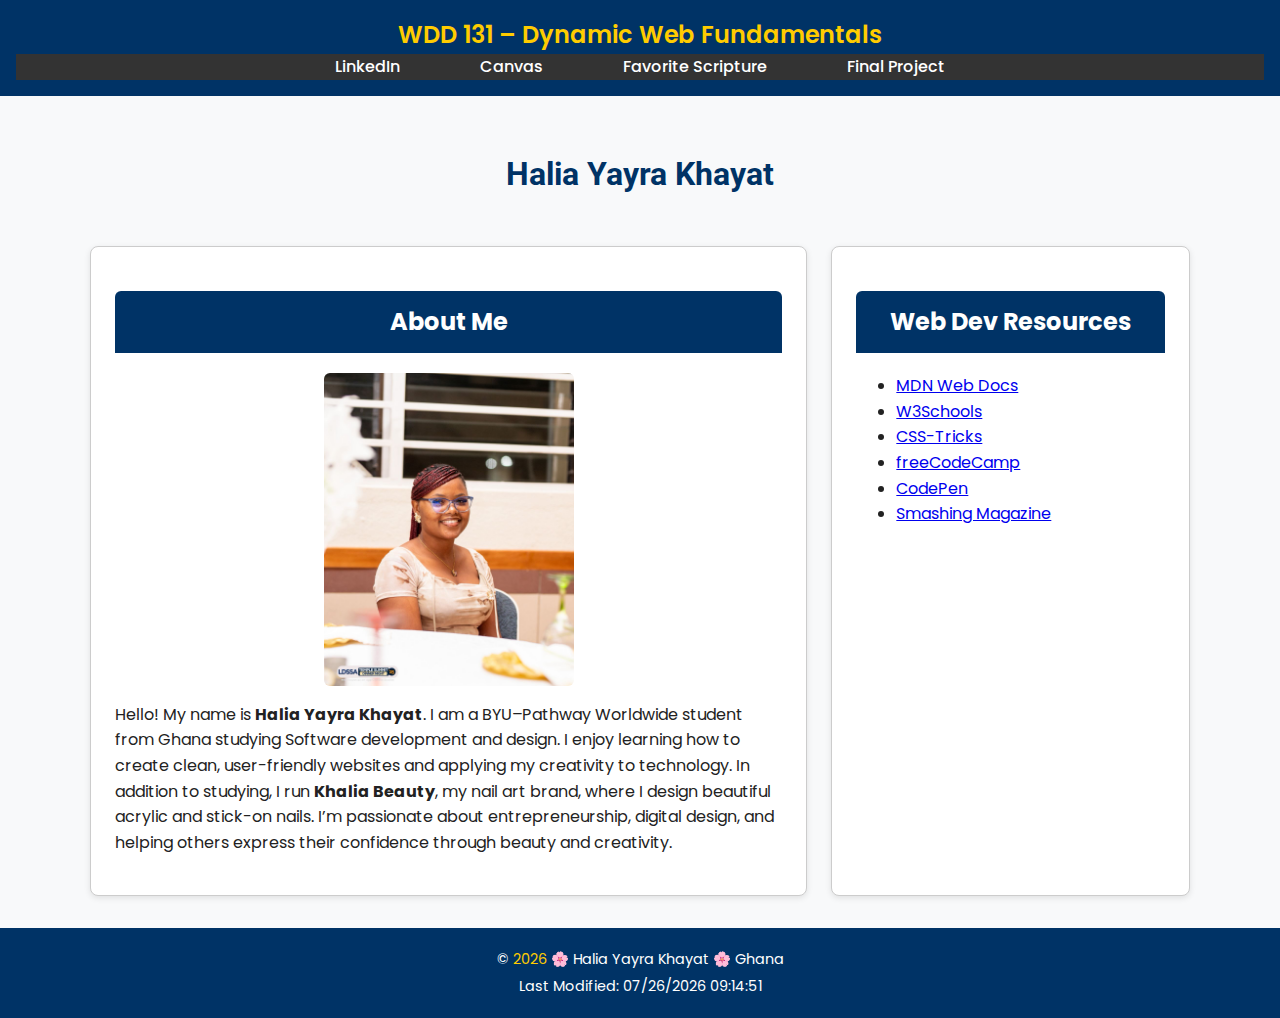
<file: index.html>
<!DOCTYPE html>
<html lang="en">
<head>
    <meta charset="UTF-8">
    <meta name="viewport" content="width=device-width, initial-scale=1.0">
    <title>WDD 131 – Dynamic Web Fundamentals – Halia Yayra Khayat</title>
    <meta name="description" content="Welcome to my WDD 131 Dynamic Web Fundamentals page by Halia Yayra Khayat. Explore my web development journey, resources, and projects.">
    <meta name="author" content="Halia Yayra Khayat">

    <!-- Google Fonts -->
    <link rel="preconnect" href="https://fonts.googleapis.com">
    <link rel="preconnect" href="https://fonts.gstatic.com" crossorigin>
    <link href="https://fonts.googleapis.com/css2?family=Poppins:wght@400;600&family=Roboto:wght@400;700&display=swap" rel="stylesheet">
    
    <link rel="stylesheet" href="styles/base.css">
    <script src="scripts/getdates.js" defer></script>
</head>

<body>
    <header>
        <span id="course-title">WDD 131 – Dynamic Web Fundamentals</span>
        <nav>
            <ul>
                 <li><a href="https://www.linkedin.com/" target="_blank">LinkedIn</a></li>
                <li><a href="https://byupw.instructure.com/" target="_blank">Canvas</a></li>
                <li><a href="https://www.churchofjesuschrist.org/study/scriptures/bofm/1-ne/3?lang=eng&id=p7#p7" target="_blank">Favorite Scripture</a></li>
                <li><a href="#">Final Project</a></li>
            </ul>
        </nav>
    </header>
    <main>
        <h1>Halia Yayra Khayat</h1>
        <section class="card">
            <h2>About Me</h2>
            <img src="images/yayra-profile.jpg" alt="Photo of Halia Yayra Khayat" width="250" height="250">
                <p>Hello! My name is <strong>Halia Yayra Khayat</strong>. I am a BYU–Pathway Worldwide student from Ghana studying Software development and design. 
                I enjoy learning how to create clean, user-friendly websites and applying my creativity to technology. 
                In addition to studying, I run <strong>Khalia Beauty</strong>, my nail art brand, where I design beautiful acrylic and stick-on nails. 
                I’m passionate about entrepreneurship, digital design, and helping others express their confidence through beauty and creativity.</p>
        </section>
        <section class="card">
            <h2>Web Dev Resources</h2>
             <ul>
                <li><a href="https://developer.mozilla.org/" target="_blank">MDN Web Docs</a></li>
                <li><a href="https://www.w3schools.com/" target="_blank">W3Schools</a></li>
                <li><a href="https://css-tricks.com/" target="_blank">CSS-Tricks</a></li>
                <li><a href="https://www.freecodecamp.org/" target="_blank">freeCodeCamp</a></li>
                <li><a href="https://codepen.io/" target="_blank">CodePen</a></li>
                <li><a href="https://smashingmagazine.com/" target="_blank">Smashing Magazine</a></li>
            </ul>
        </section>
    </main>

    <footer>
        <p>&copy; <span id="currentyear"></span> 🌸 Halia Yayra Khayat 🌸 Ghana</p>
        <p id="lastModified"></p>
    </footer>
</body>
</html>
</file>
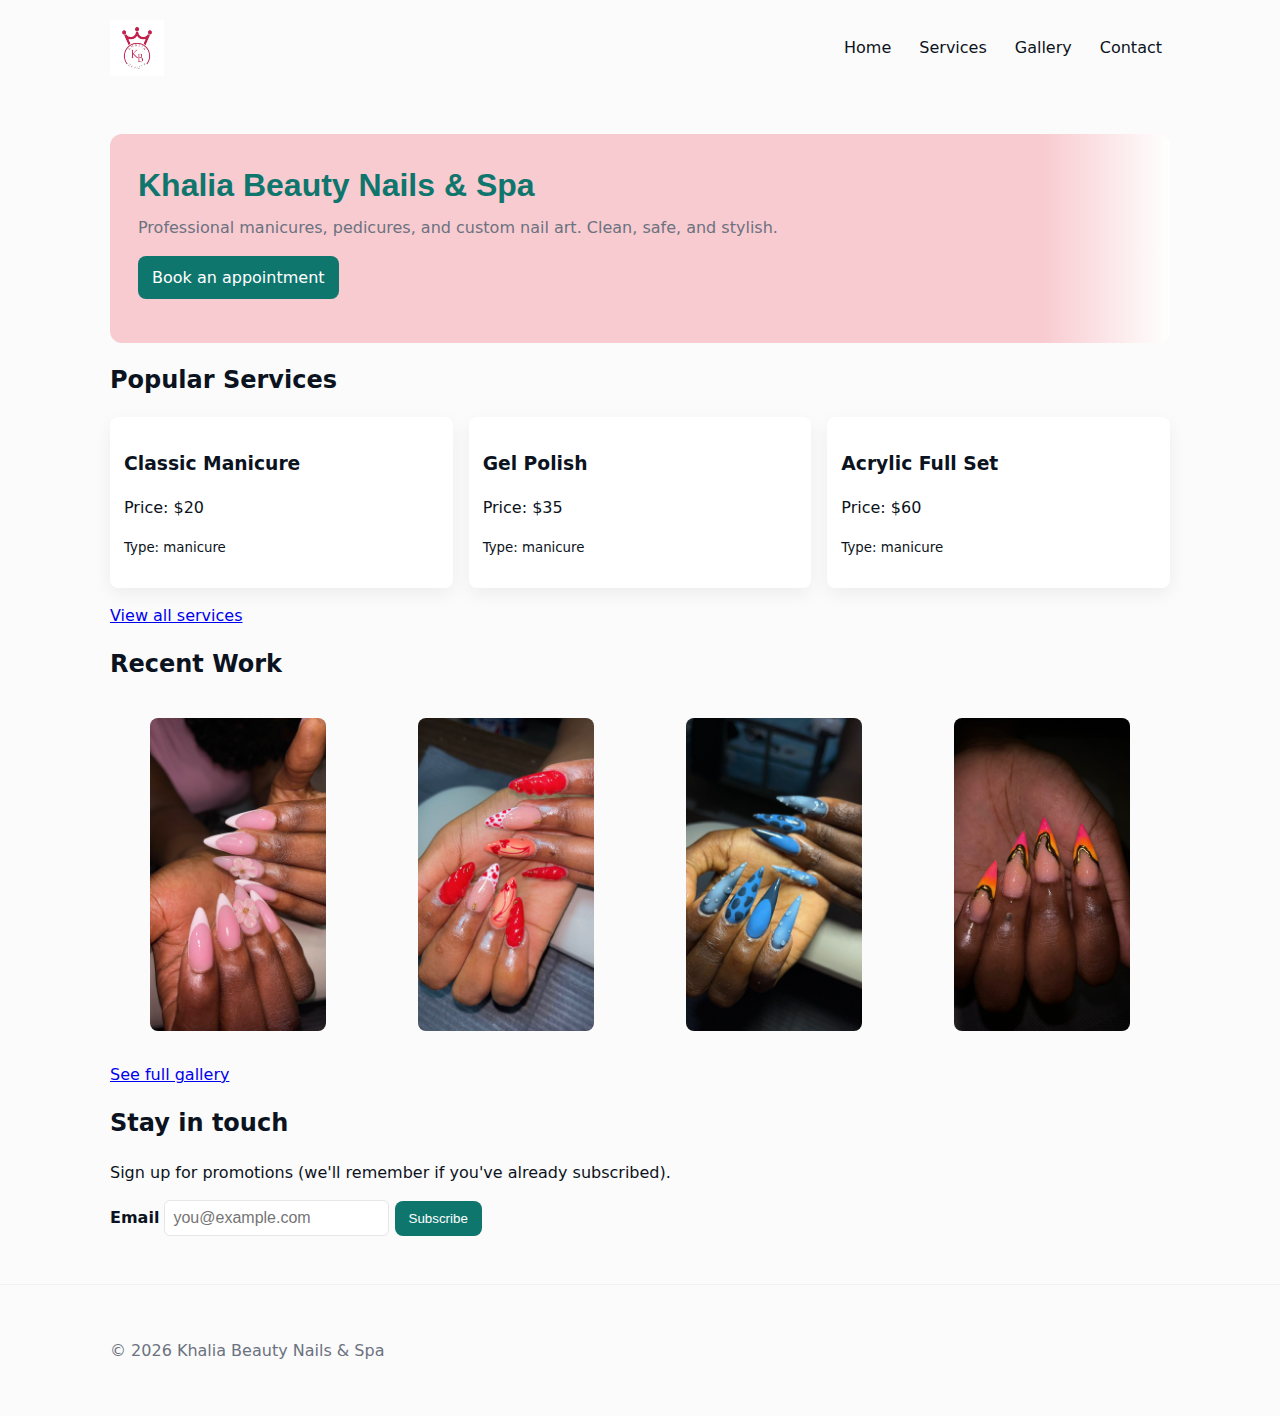
<file: project/index.html>
<!doctype html>
<html lang="en">
<head>
  <meta charset="utf-8">
  <meta name="viewport" content="width=device-width,initial-scale=1">
  <title>Khalia Beauty Nails & Spa</title>
  <meta name="description" content="Khalia Beauty Nails & Spa — professional nail and beauty services. Book appointments, view services, and browse our gallery.">
  <meta name="author" content="Halia Yayra Khayat">
  <link rel="stylesheet" href="assets/css/main.css">
</head>
<body>
  <header class="site-header" role="banner">
    <div class="container header-inner">
      <a class="brand" href="index.html">
        <img src="assets/images/logo2.jpg" alt="Khalia Beauty logo" class="logo" loading="eager">
      </a>

      <nav class="main-nav" role="navigation" aria-label="Main Navigation">
        <button id="navToggle" aria-expanded="false" aria-controls="navList" class="nav-toggle">Menu</button>
        <ul id="navList" class="nav-list">
          <li><a href="index.html">Home</a></li>
          <li><a href="services.html">Services</a></li>
          <li><a href="gallery.html">Gallery</a></li>
          <li><a href="contact.html">Contact</a></li>
        </ul>
      </nav>
    </div>
  </header>

  <main class="container" id="main" role="main">
    <section class="hero" aria-labelledby="hero-title">
      <h1 id="hero-title">Khalia Beauty Nails & Spa</h1>
      <p class="lead">Professional manicures, pedicures, and custom nail art. Clean, safe, and stylish.</p>
      <p><a class="btn" href="contact.html#booking">Book an appointment</a></p>
    </section>

    <section aria-labelledby="services-preview" class="services-preview">
      <h2 id="services-preview">Popular Services</h2>
      <div id="servicesContainer" class="grid"></div>
      <p><a href="services.html">View all services</a></p>
    </section>

    <section aria-labelledby="gallery-preview" class="gallery-preview">
      <h2 id="gallery-preview">Recent Work</h2>
      <div class="gallery-grid" id="galleryPreview"></div>
      <p><a href="gallery.html">See full gallery</a></p>
    </section>

    <section class="newsletter" aria-labelledby="newsletter-title">
      <h2 id="newsletter-title">Stay in touch</h2>
      <p>Sign up for promotions (we'll remember if you've already subscribed).</p>
      <form id="newsletterForm">
        <label for="email">Email</label>
        <input id="email" name="email" type="email" required placeholder="you@example.com">
        <button class="btn" type="submit">Subscribe</button>
      </form>
      <div id="newsletterMessage" role="status" aria-live="polite"></div>
    </section>
  </main>

  <footer class="site-footer" role="contentinfo">
    <div class="container footer-inner">
      <p>&copy; <span id="year"></span> Khalia Beauty Nails &amp; Spa</p>
    </div>
  </footer>

  <script src="assets/js/main.js" type="module"></script>
</body>
</html>
</file>
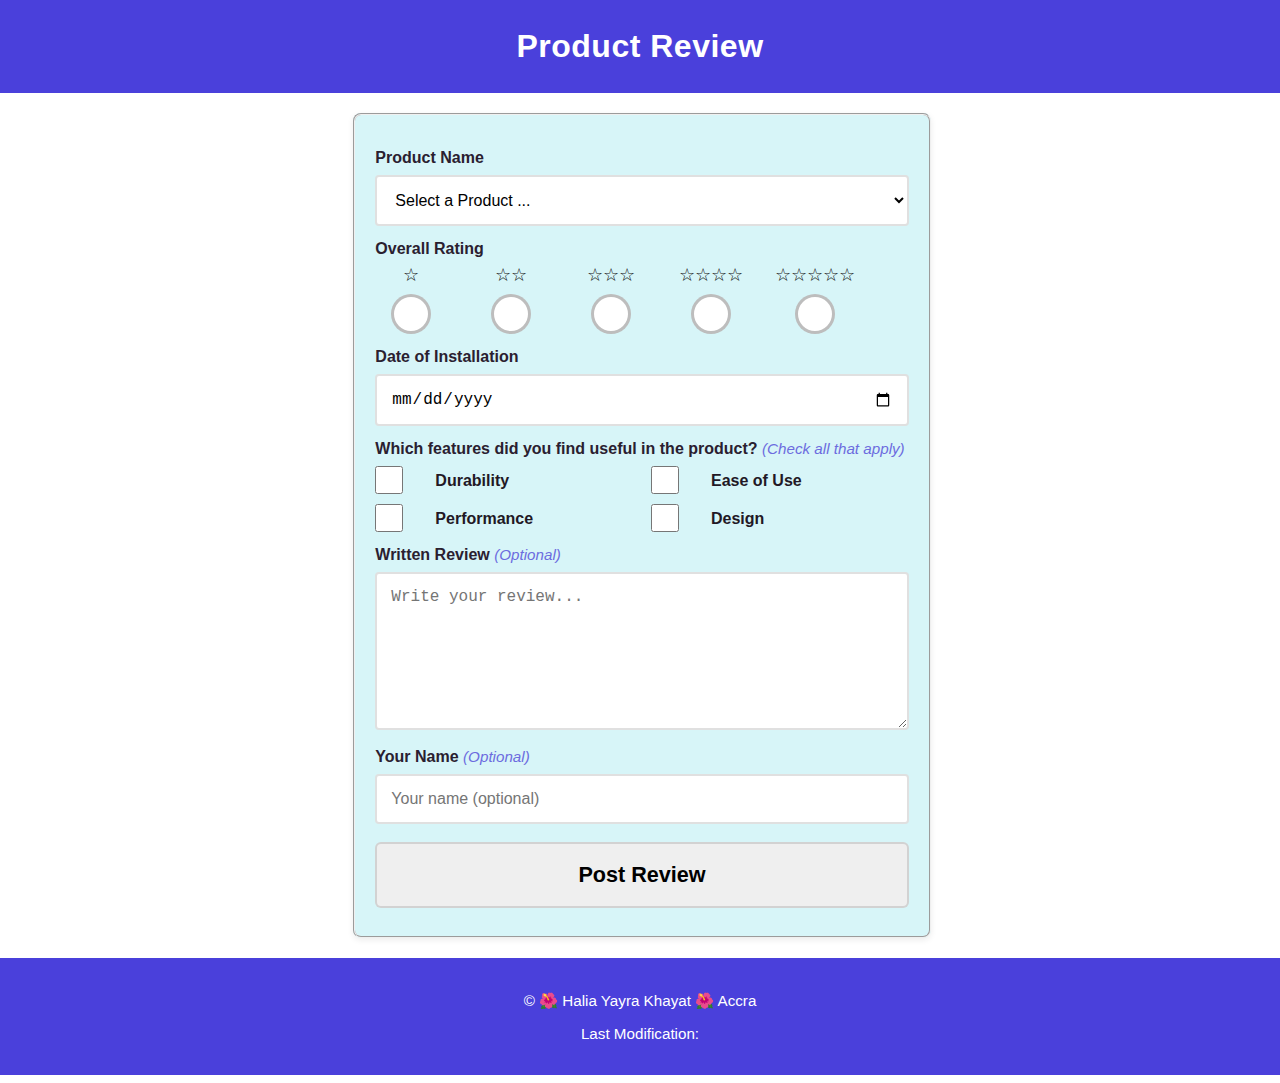
<file: form.html>
<!doctype html>
<html lang="en">
<head>
  <meta charset="utf-8">
  <meta name="viewport" content="width=device-width,initial-scale=1">
  <meta name="description" content="A responsive product review form created by Halia Khayat">
  <meta name="author" content="Halia Yayra Khayat">
  <title>Product Review Form</title>
  <link rel="stylesheet" href="styles/form.css">
  <script src="scripts/form.js" defer></script>
</head>
<body>
  <header class="site-header">
    <h1>Product Review</h1>
  </header>

  <main class="container">
    <form id="reviewForm" method="get" action="review.html" novalidate>
      <fieldset class="card">
        <legend class="sr-only">Product review form</legend>

        <!-- Product Name -->
        <label for="productSelect" class="label">Product Name</label>
        <select id="productSelect" name="product" required>
          <option value="" disabled selected>Select a Product ...</option>
          <!-- options populated by JS -->
        </select>
 
        <label class="label">Overall Rating</label>

        <div class="rating-row">
            <input type="radio" id="rating1" name="rating" value="1" required>
            <label for="rating1">☆</label>

            <input type="radio" id="rating2" name="rating" value="2" required>
            <label for="rating2">☆☆</label>

            <input type="radio" id="rating3" name="rating" value="3" required>
            <label for="rating3">☆☆☆</label>

            <input type="radio" id="rating4" name="rating" value="4" required>
            <label for="rating4">☆☆☆☆</label>

            <input type="radio" id="rating5" name="rating" value="5" required>
            <label for="rating5">☆☆☆☆☆</label>
        </div>


        <!-- Date of Installation -->
        <label for="installDate" class="label">Date of Installation</label>
        <input id="installDate" name="installationDate" type="date" required />

        <label class="label">
            Which features did you find useful in the product?
            <span class="muted">(Check all that apply)</span>
        </label>

        <div class="checkbox-grid">
            <input type="checkbox" id="featDurability" name="features" value="Durability">
            <label for="featDurability">Durability</label>

            <input type="checkbox" id="featEase" name="features" value="Ease of Use">
            <label for="featEase">Ease of Use</label>

            <input type="checkbox" id="featPerformance" name="features" value="Performance">
            <label for="featPerformance">Performance</label>

            <input type="checkbox" id="featDesign" name="features" value="Design">
            <label for="featDesign">Design</label>
        </div>


        <!-- Written Review -->
        <label for="writtenReview" class="label">Written Review <span class="muted">(Optional)</span></label>
        <textarea id="writtenReview" name="reviewText" rows="7" placeholder="Write your review..."></textarea>

        <!-- Your Name -->
        <label for="userName" class="label">Your Name <span class="muted">(Optional)</span></label>
        <input id="userName" name="userName" type="text" placeholder="Your name (optional)">

        <!-- Submit -->
        <input class="submit-btn" type="submit" value="Post Review">
      </fieldset>
    </form>
  </main>

  <footer class="site-footer">
    <p>&copy; <span id="year"></span> 🌺 Halia Yayra Khayat 🌺 Accra</p>
    <p>Last Modification: <span id="lastModified"></span></p>
  </footer>

</body>
</html>
</file>
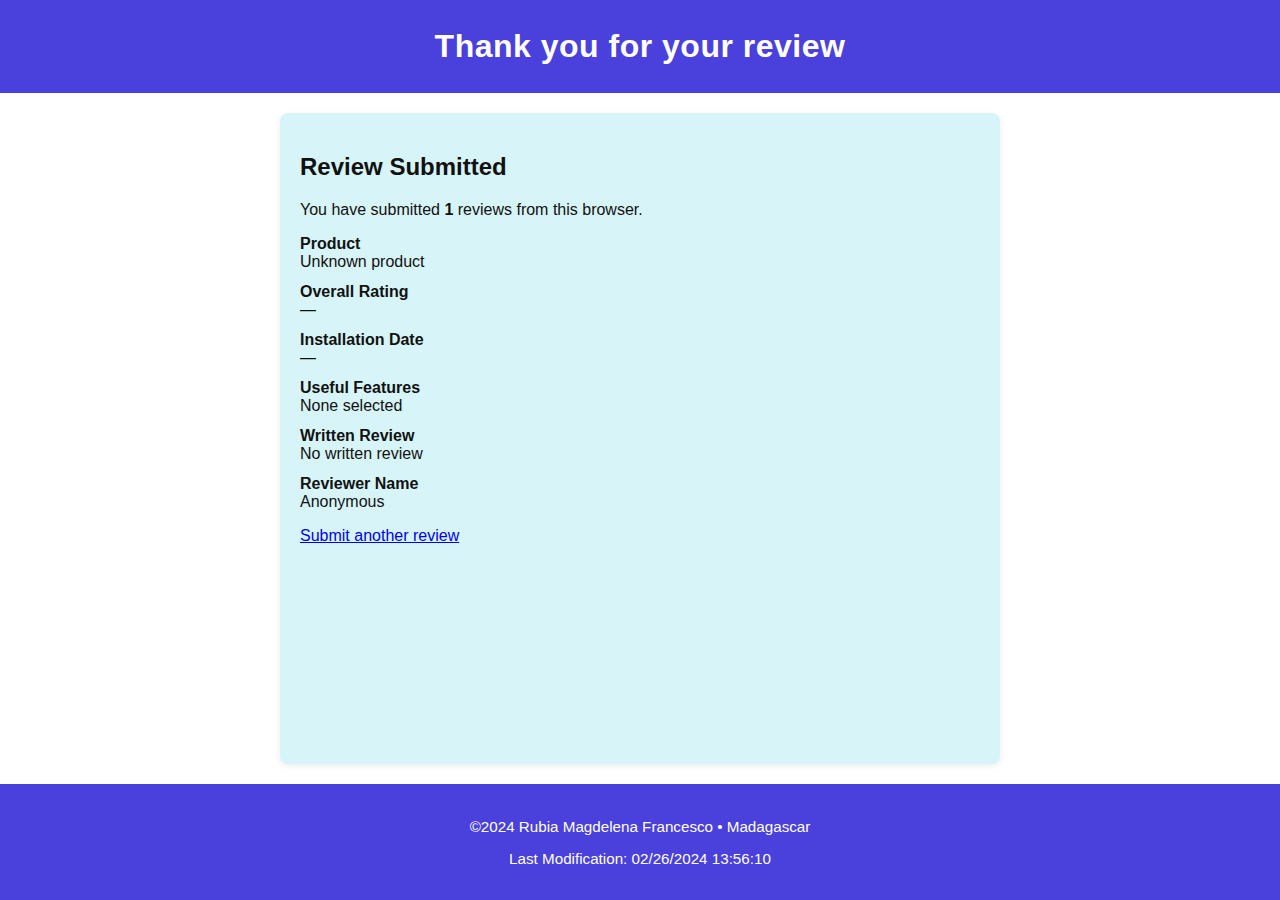
<file: review.html>
<!doctype html>
<html lang="en">
<head>
  <meta charset="utf-8" />
  <meta name="viewport" content="width=device-width,initial-scale=1" />
  <title>Review Confirmation</title>
  <link rel="stylesheet" href="styles/form.css">
</head>
<body>
  <header class="site-header">
    <h1>Thank you for your review</h1>
  </header>

  <main class="container">
    <section class="card" id="confirmationCard">
      <h2 id="confirmTitle">Review Submitted</h2>
      <p id="counterText">You have submitted <strong id="count">0</strong> reviews from this browser.</p>

      <dl id="summaryList">
        <!-- summary fields populated by JS -->
      </dl>

      <p><a href="form.html">Submit another review</a></p>
    </section>
  </main>

  <footer class="site-footer">
    <p>©2024 Rubia Magdelena Francesco • Madagascar</p>
    <p>Last Modification: 02/26/2024 13:56:10</p>
  </footer>

  <script>
    // increment localStorage counter and display submitted values
    (function () {
      // Increment counter
      const key = 'reviewCount';
      let count = parseInt(localStorage.getItem(key) || '0', 10);
      count = count + 1;
      localStorage.setItem(key, String(count));
      document.addEventListener('DOMContentLoaded', () => {
        document.getElementById('count').textContent = count;

        // Parse query string
        const params = new URLSearchParams(window.location.search);
        const productId = params.get('product') || '';
        const rating = params.get('rating') || '—';
        const installationDate = params.get('installationDate') || '—';
        const userName = params.get('userName') || 'Anonymous';
        const reviewText = params.get('reviewText') || '';
        // features may appear multiple times; getAll handles that
        const features = params.getAll('features');

        // If you used product IDs, map to product name (same mapping as form.js).
        const productMap = {
          "p-01":"Rubia Solar Light Model A",
          "p-02":"Rubia Solar Light Model B",
          "p-03":"Magdelena Smart Thermostat",
          "p-04":"Francesco Water Filter",
          "p-05":"Madagascar EcoSpeaker"
        };
        const productName = productMap[productId] || productId || 'Unknown product';

        const dl = document.getElementById('summaryList');

        function addItem(term, desc) {
          const dt = document.createElement('dt');
          dt.textContent = term;
          dt.style.fontWeight = "700";
          const dd = document.createElement('dd');
          dd.textContent = desc;
          dd.style.margin = "0 0 12px 0";
          dl.appendChild(dt);
          dl.appendChild(dd);
        }

        addItem('Product', productName);
        addItem('Overall Rating', rating + (rating !== '—' ? ' / 5' : ''));
        addItem('Installation Date', installationDate);
        addItem('Useful Features', features.length? features.join(', '): 'None selected');
        addItem('Written Review', reviewText ? decodeURIComponent(reviewText) : 'No written review');
        addItem('Reviewer Name', userName ? userName : 'Anonymous');
      });
    })();
  </script>
</body>
</html>
</file>
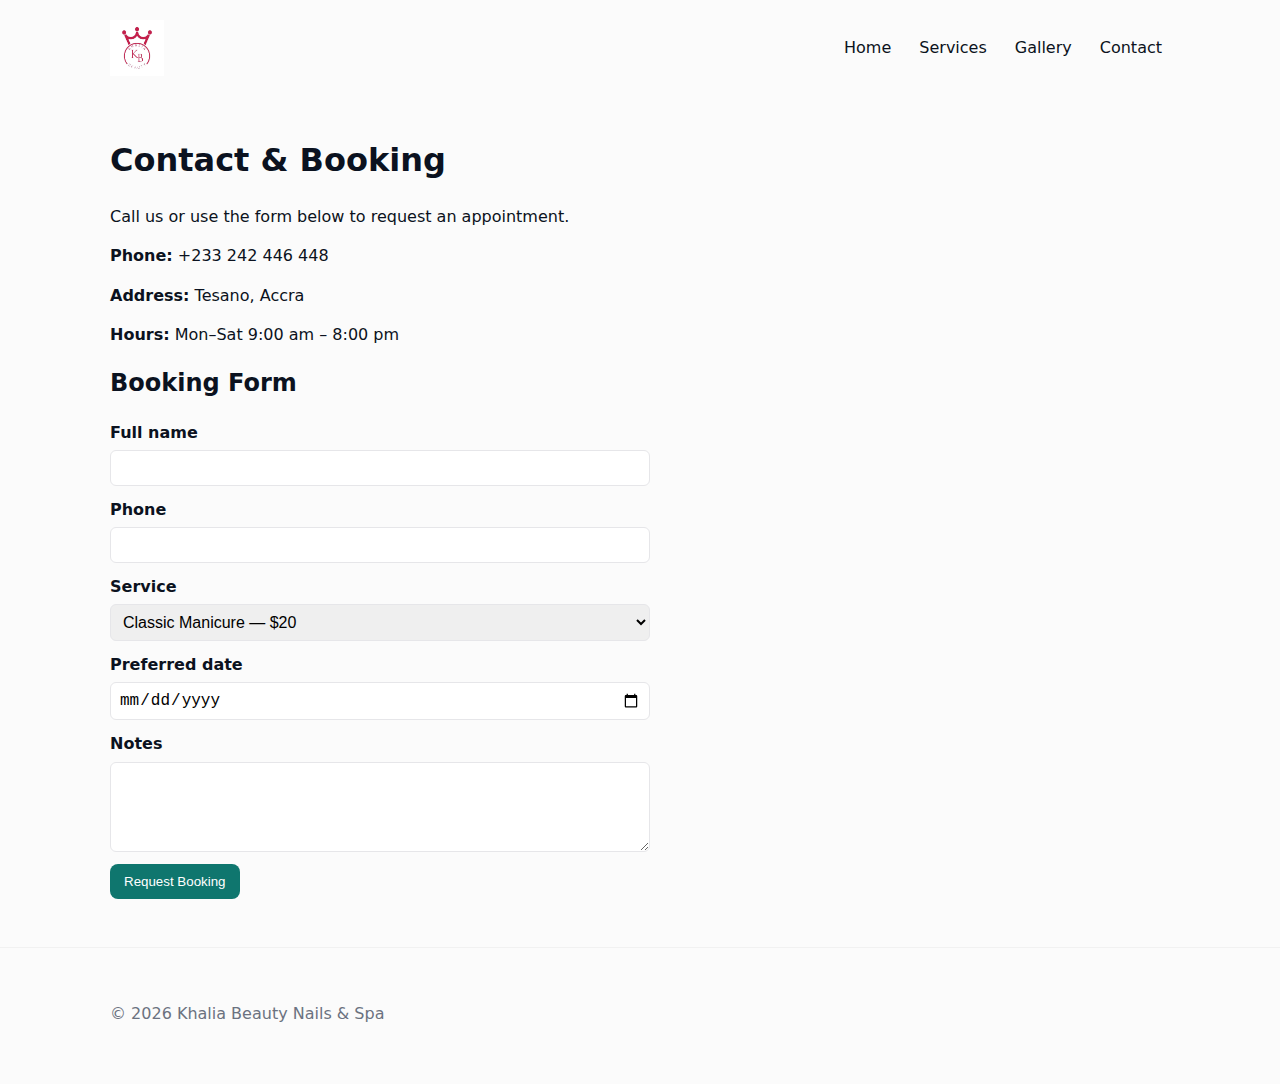
<file: project/contact.html>
<!doctype html>
<html lang="en">
<head>
  <meta charset="utf-8" />
  <meta name="viewport" content="width=device-width,initial-scale=1">
  <title>Contact — Khalia Beauty Nails & Spa</title>
  <meta name="description" content="Contact Khalia Beauty Nails & Spa and book appointments.">
  <link rel="stylesheet" href="assets/css/main.css">
</head>
<body>
  <header class="site-header">
    <div class="container header-inner">
      <a class="brand" href="index.html"><img src="assets/images/logo2.jpg" alt="Khalia Beauty logo" class="logo"></a>
      <nav class="main-nav" aria-label="Main Navigation">
        <ul class="nav-list">
          <li><a href="index.html">Home</a></li>
          <li><a href="services.html">Services</a></li>
          <li><a href="gallery.html">Gallery</a></li>
          <li><a href="contact.html">Contact</a></li>
        </ul>
      </nav>
    </div>
  </header>

  <main class="container">
    <h1 id="booking">Contact & Booking</h1>
    <p>Call us or use the form below to request an appointment.</p>

    <section class="contact-info">
      <p><strong>Phone:</strong> +233 242 446 448</p>
      <p><strong>Address:</strong> Tesano, Accra</p>
      <p><strong>Hours:</strong> Mon–Sat 9:00 am – 8:00 pm</p>
    </section>

    <section aria-labelledby="contact-form">
      <h2 id="contact-form">Booking Form</h2>
      <form id="bookingForm" novalidate>
        <div class="form-row">
          <label for="name">Full name</label>
          <input id="name" name="name" type="text" required>
        </div>
        <div class="form-row">
          <label for="phone">Phone</label>
          <input id="phone" name="phone" type="tel" required>
        </div>
        <div class="form-row">
          <label for="serviceSelect">Service</label>
          <select id="serviceSelect" name="service" required></select>
        </div>
        <div class="form-row">
          <label for="date">Preferred date</label>
          <input id="date" name="date" type="date" required>
        </div>
        <div class="form-row">
          <label for="notes">Notes</label>
          <textarea id="notes" name="notes" rows="4"></textarea>
        </div>
        <button class="btn" type="submit">Request Booking</button>
      </form>
      <div id="bookingMessage" role="status" aria-live="polite"></div>
    </section>
  </main>

  <footer class="site-footer">
    <div class="container footer-inner">
      <p>&copy; <span id="year-footer-3"></span> Khalia Beauty Nails &amp; Spa</p>
    </div>
  </footer>

  <script src="assets/js/main.js" type="module"></script>
</body>
</html>
</file>
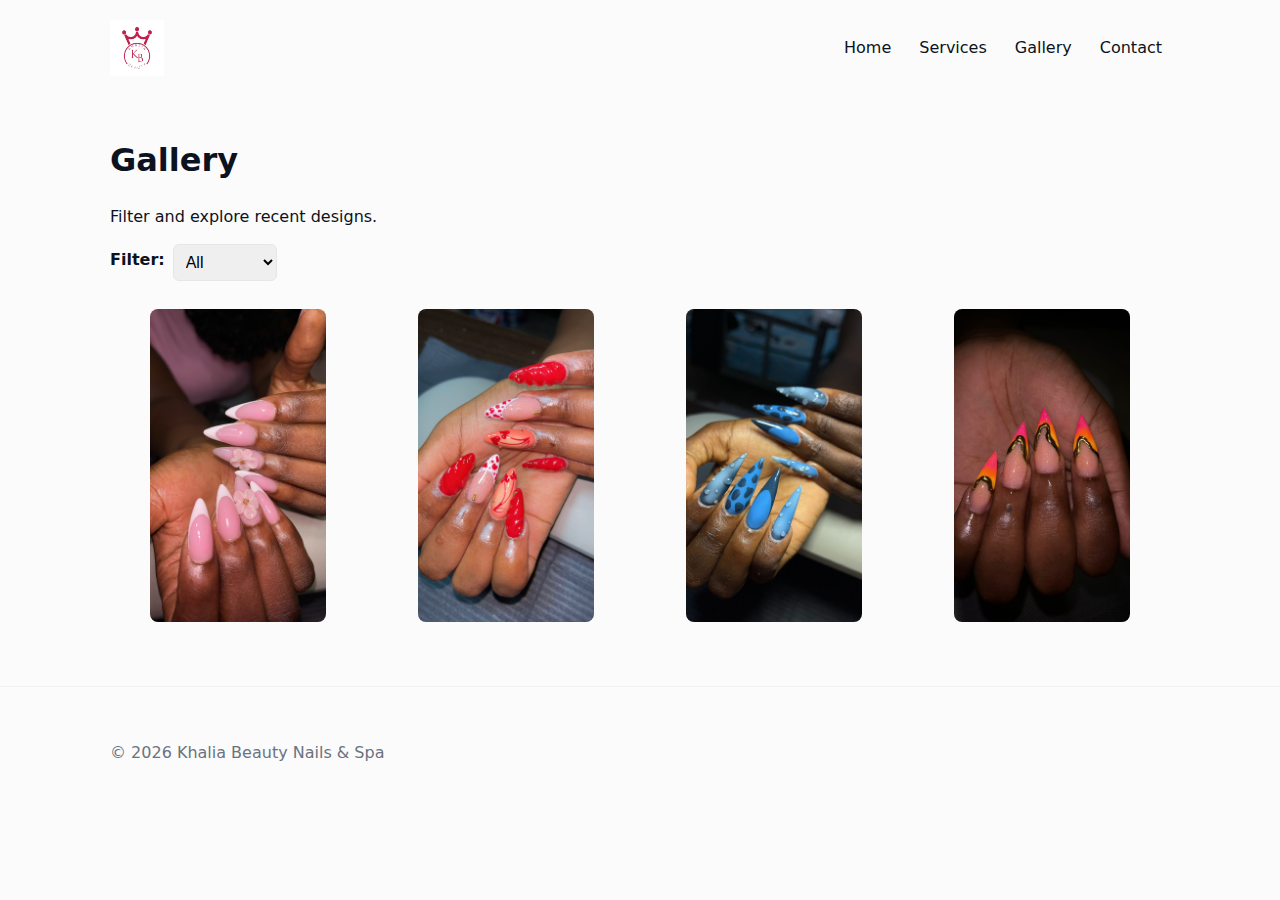
<file: project/gallery.html>
<!doctype html>
<html lang="en">
<head>
  <meta charset="utf-8" />
  <meta name="viewport" content="width=device-width,initial-scale=1">
  <title>Gallery — Khalia Beauty Nails & Spa</title>
  <meta name="description" content="Gallery of Khalia Beauty's nail work.">
  <link rel="stylesheet" href="assets/css/main.css">
</head>
<body>
  <header class="site-header">
    <div class="container header-inner">
      <a class="brand" href="index.html"><img src="assets/images/logo2.jpg" alt="Khalia Beauty logo" class="logo"></a>
      <nav class="main-nav" aria-label="Main Navigation">
        <ul class="nav-list">
          <li><a href="index.html">Home</a></li>
          <li><a href="services.html">Services</a></li>
          <li><a href="gallery.html">Gallery</a></li>
          <li><a href="contact.html">Contact</a></li>
        </ul>
      </nav>
    </div>
  </header>

  <main class="container">
    <h1>Gallery</h1>
    <p>Filter and explore recent designs.</p>

    <div class="controls">
      <label for="filter">Filter:</label>
      <select id="filter" name="filter">
        <option value="all">All</option>
        <option value="manicure">Manicure</option>
        <option value="pedicure">Pedicure</option>
        <option value="bridal">Bridal</option>
      </select>
    </div>

    <section id="galleryGrid" class="gallery-grid"></section>
  </main>

  <footer class="site-footer">
    <div class="container footer-inner">
      <p>&copy; <span id="year-footer-2"></span> Khalia Beauty Nails &amp; Spa</p>
    </div>
  </footer>

  <script src="assets/js/main.js" type="module"></script>
</body>
</html>
</file>
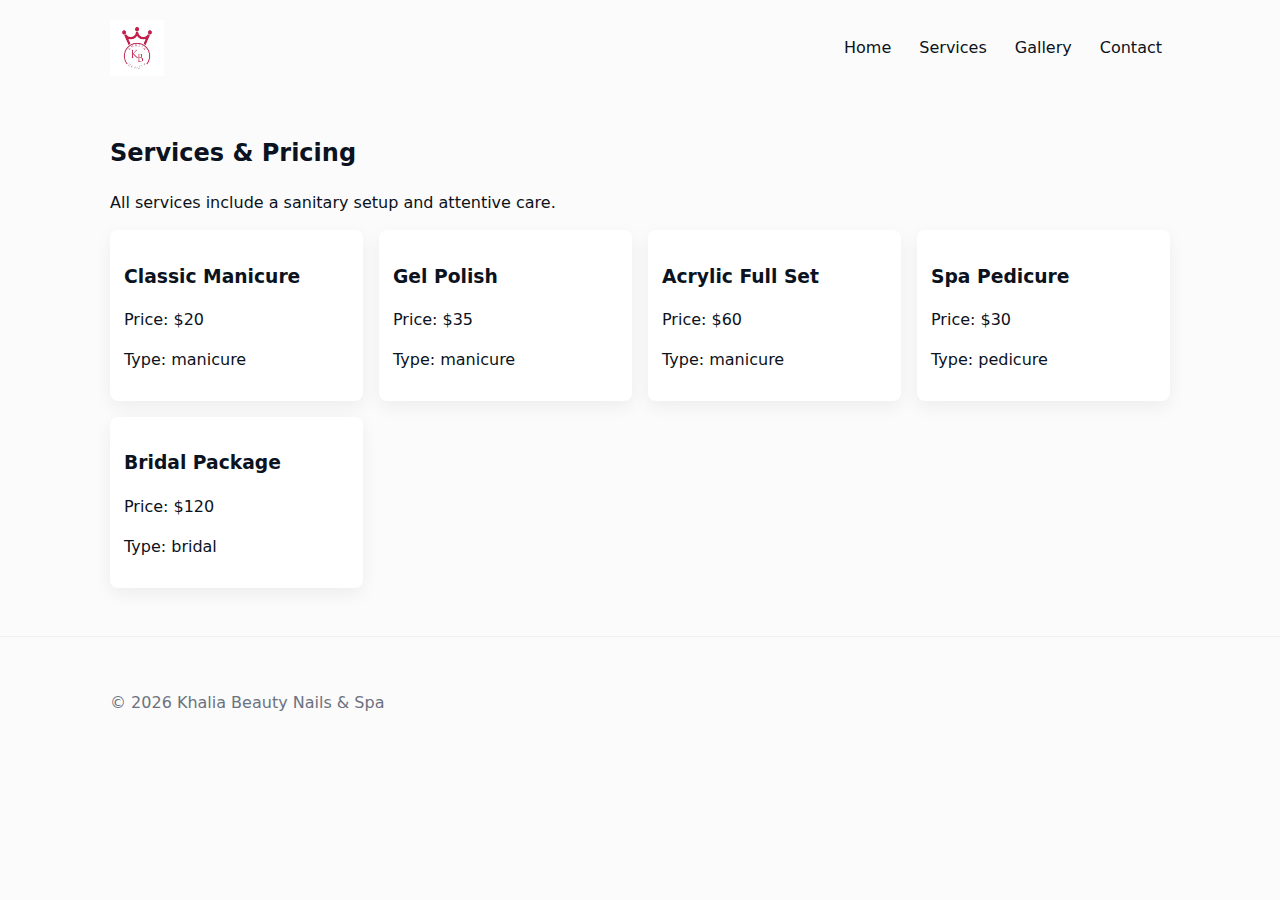
<file: project/services.html>
<!doctype html>
<html lang="en">
<head>
  <meta charset="utf-8">
  <meta name="viewport" content="width=device-width,initial-scale=1">
  <title>Services — Khalia Beauty Nails & Spa</title>
  <meta name="description" content="Services and pricing for Khalia Beauty Nails & Spa.">
  <link rel="stylesheet" href="assets/css/main.css">
</head>
<body>
  <header class="site-header">
    <div class="container header-inner">
      <a class="brand" href="index.html"><img src="assets/images/logo2.jpg" alt="Khalia Beauty logo" class="logo"></a>
      <nav class="main-nav" aria-label="Main Navigation">
        <ul class="nav-list">
          <li><a href="index.html">Home</a></li>
          <li><a href="services.html">Services</a></li>
          <li><a href="gallery.html">Gallery</a></li>
          <li><a href="contact.html">Contact</a></li>
        </ul>
      </nav>
    </div>
  </header>

  <main class="container">
    <h2>Services & Pricing</h2>
    <p>All services include a sanitary setup and attentive care.</p>

    <section id="servicesList" class="services-list grid"></section>
  </main>

  <footer class="site-footer">
    <div class="container footer-inner">
      <p>&copy; <span id="year-footer"></span> Khalia Beauty Nails &amp; Spa</p>
    </div>
  </footer>

  <script src="assets/js/main.js" type="module"></script>
</body>
</html>
</file>
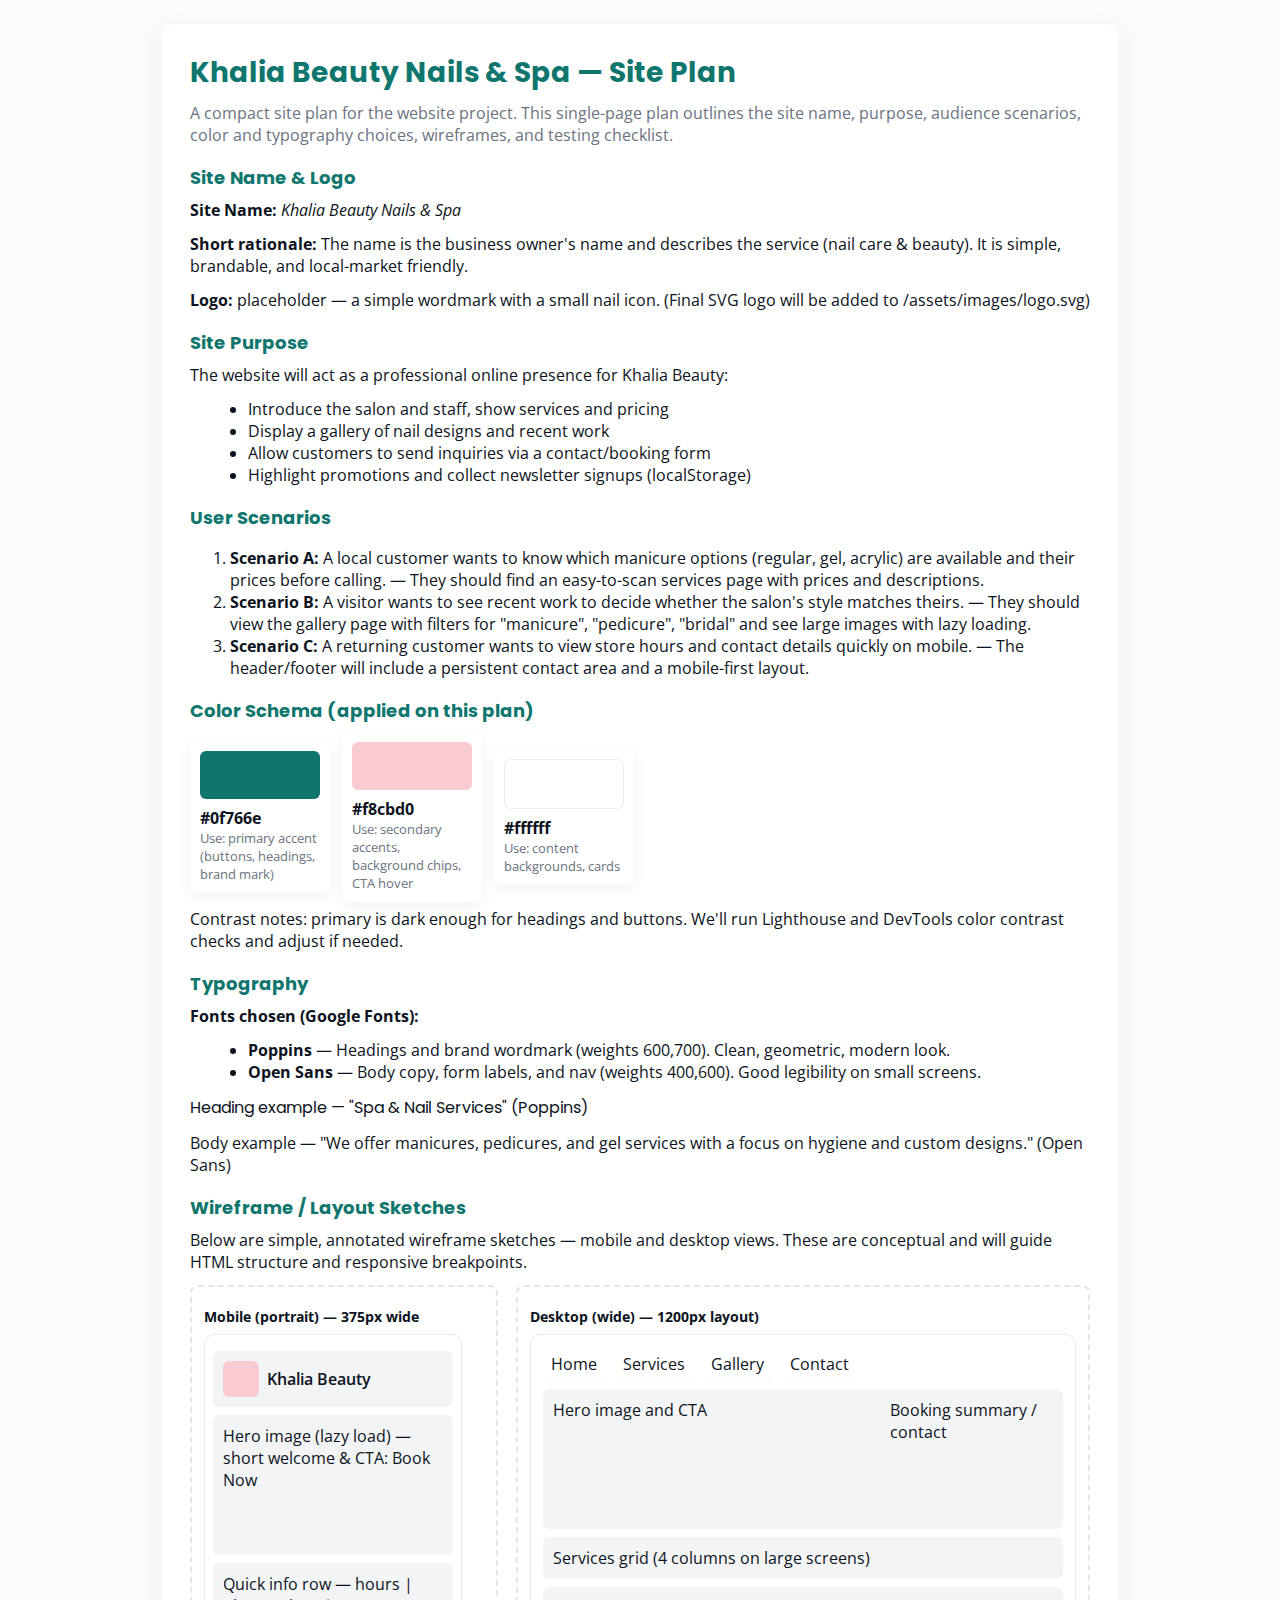
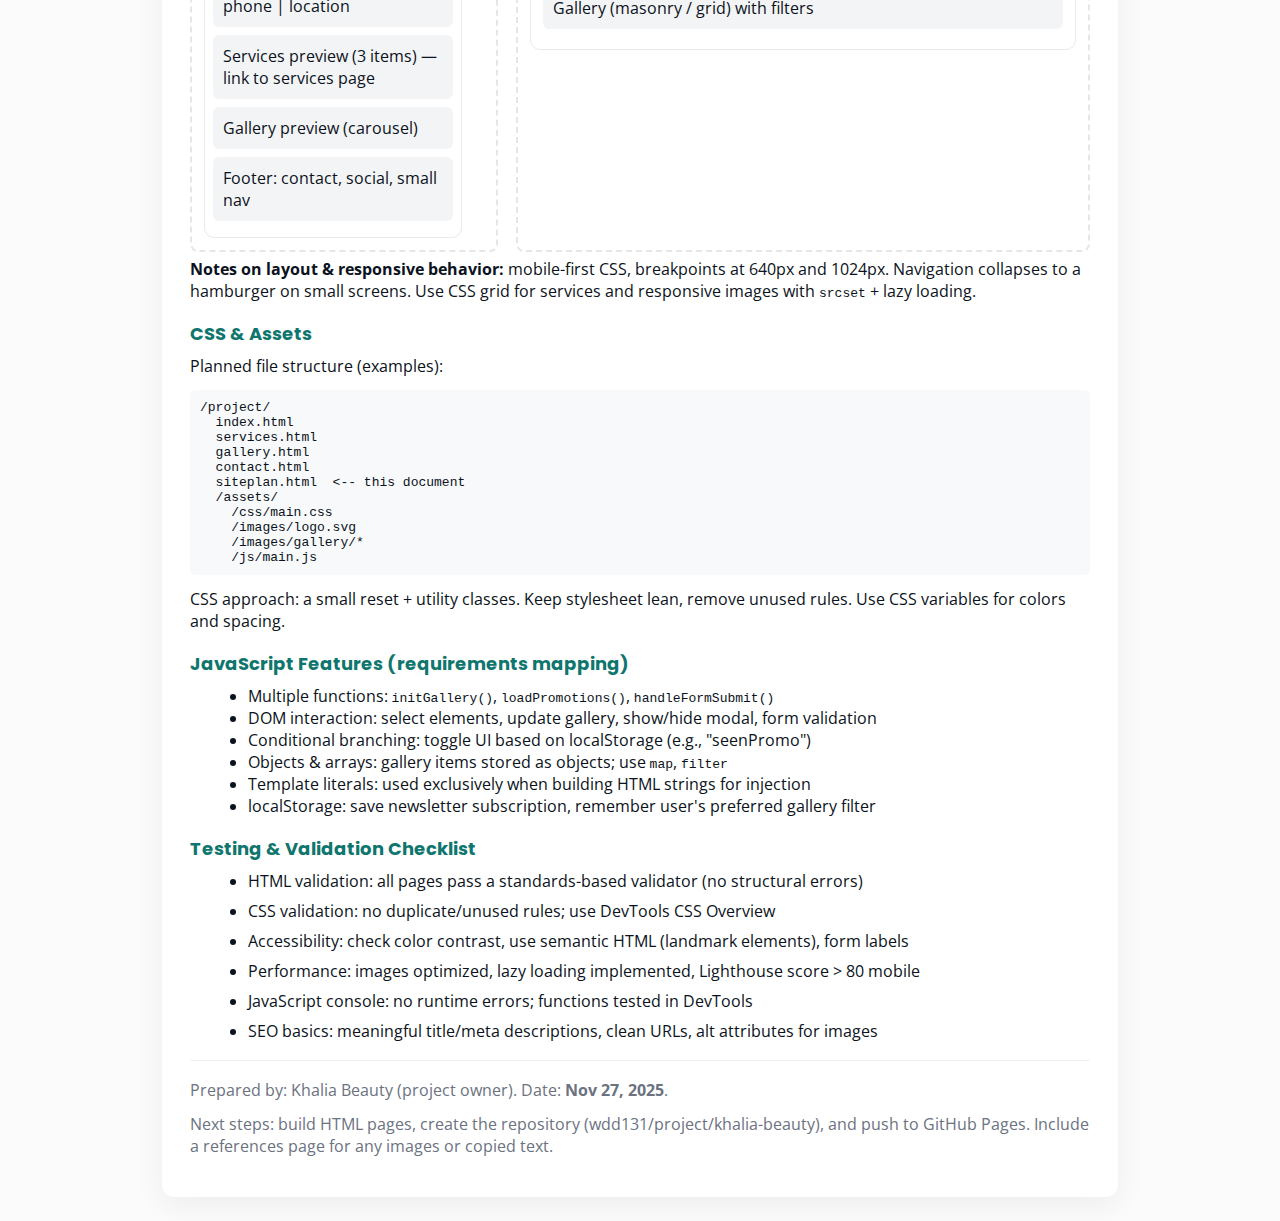
<file: project/siteplan.html>
<!doctype html>
<html lang="en">
<head>
  <meta charset="utf-8">
  <meta name="viewport" content="width=device-width,initial-scale=1">
  <title>Khalia Beauty Nails & Spa — Site Plan</title>

  <!-- Fonts (Google Fonts) -->
  <link href="https://fonts.googleapis.com/css2?family=Open+Sans:wght@400;600&family=Poppins:wght@600;700&display=swap" rel="stylesheet">

  <style>
    :root{
      --accent-1: #0f766e; /* deep teal - primary */
      --accent-2: #f8cbd0; /* soft blush - secondary */
      --neutral-1: #ffffff;
      --text: #0b1220;
      --muted: #6b7280;
      --max-width: 900px;
      font-family: 'Open Sans', system-ui, -apple-system, 'Segoe UI', Roboto, 'Helvetica Neue', Arial;
    }

    /* Basic layout for plan document (also shows chosen colors/typography) */
    body{background: #fbfbfb; color:var(--text); margin:24px; display:flex; justify-content:center}
    .container{max-width:var(--max-width); background:var(--neutral-1); border-radius:12px; box-shadow:0 8px 30px rgba(3,7,18,0.06); padding:28px}
    header h1{font-family:'Poppins', 'Open Sans'; color:var(--accent-1); margin:0 0 8px; font-size:28px}
    header p.lead{margin:0 0 18px; color:var(--muted)}

    section{margin:18px 0}
    h2{font-family:'Poppins', sans-serif; color:var(--accent-1); font-size:18px; margin-bottom:8px}
    p{margin:6px 0 12px}
    ul{margin:8px 0 12px 1.1rem}

    /* Color swatches */
    .swatches{display:flex; gap:12px; align-items:center}
    .swatch{width:120px; border-radius:8px; padding:10px; box-shadow:0 4px 14px rgba(2,6,23,0.06)}
    .swatch .sample{height:48px; border-radius:6px; margin-bottom:8px}
    .swatch small{display:block; color:var(--muted)}

    /* Wireframe sketches */
    .wireframes{display:flex; gap:18px; flex-wrap:wrap}
    .wf{flex:1 1 280px; border:2px dashed #e6e6e6; padding:12px; border-radius:8px; background:#fff}
    .wf h3{font-size:14px; margin:8px 0}
    .box{background:#f3f4f6; border-radius:6px; padding:10px; margin:8px 0}
    .navbar{display:flex; gap:10px}
    .nav-item{display:inline-block; background:#fff; border-radius:6px; padding:6px 8px; box-shadow:inset 0 -1px 0 rgba(0,0,0,0.03)}

    /* simple responsive preview */
    .preview-mobile{width:240px; border:1px solid #eaeaea; border-radius:10px; padding:8px}
    .preview-desktop{width:520px; border:1px solid #eaeaea; border-radius:10px; padding:12px}

    /* Testing checklist */
    .checklist li{margin:8px 0}

    footer{border-top:1px solid #f1f1f1; padding-top:12px; margin-top:18px; color:var(--muted)}

    /* Use chosen typography examples */
    .example-h{font-family:'Poppins', sans-serif}
    .example-body{font-family:'Open Sans', sans-serif}

    @media (max-width:640px){
      .wireframes{flex-direction:column}
    }
  </style>
</head>
<body>
  <div class="container">
    <header>
      <h1>Khalia Beauty Nails & Spa — Site Plan</h1>
      <p class="lead">A compact site plan for the website project. This single-page plan outlines the site name, purpose, audience scenarios, color and typography choices, wireframes, and testing checklist.</p>
    </header>

    <section id="site-name">
      <h2>Site Name &amp; Logo</h2>
      <p><strong>Site Name:</strong> <em>Khalia Beauty Nails &amp; Spa</em></p>
      <p><strong>Short rationale:</strong> The name is the business owner's name and describes the service (nail care &amp; beauty). It is simple, brandable, and local-market friendly.</p>
      <p><strong>Logo:</strong> placeholder — a simple wordmark with a small nail icon. (Final SVG logo will be added to /assets/images/logo.svg)</p>
    </section>

    <section id="site-purpose">
      <h2>Site Purpose</h2>
      <p>The website will act as a professional online presence for Khalia Beauty:</p>
      <ul>
        <li>Introduce the salon and staff, show services and pricing</li>
        <li>Display a gallery of nail designs and recent work</li>
        <li>Allow customers to send inquiries via a contact/booking form</li>
        <li>Highlight promotions and collect newsletter signups (localStorage)</li>
      </ul>
    </section>

    <section id="scenarios">
      <h2>User Scenarios</h2>
      <ol>
        <li><strong>Scenario A:</strong> A local customer wants to know which manicure options (regular, gel, acrylic) are available and their prices before calling. — They should find an easy-to-scan services page with prices and descriptions.</li>
        <li><strong>Scenario B:</strong> A visitor wants to see recent work to decide whether the salon's style matches theirs. — They should view the gallery page with filters for "manicure", "pedicure", "bridal" and see large images with lazy loading.</li>
        <li><strong>Scenario C:</strong> A returning customer wants to view store hours and contact details quickly on mobile. — The header/footer will include a persistent contact area and a mobile-first layout.</li>
      </ol>
    </section>

    <section id="color-schema">
      <h2>Color Schema (applied on this plan)</h2>
      <div class="swatches">
        <div class="swatch">
          <div class="sample" style="background:var(--accent-1)"></div>
          <div><strong>#0f766e</strong></div>
          <small>Use: primary accent (buttons, headings, brand mark)</small>
        </div>

        <div class="swatch">
          <div class="sample" style="background:var(--accent-2)"></div>
          <div><strong>#f8cbd0</strong></div>
          <small>Use: secondary accents, background chips, CTA hover</small>
        </div>

        <div class="swatch">
          <div class="sample" style="background:var(--neutral-1); border:1px solid #eee"></div>
          <div><strong>#ffffff</strong></div>
          <small>Use: content backgrounds, cards</small>
        </div>
      </div>
      <p>Contrast notes: primary is dark enough for headings and buttons. We'll run Lighthouse and DevTools color contrast checks and adjust if needed.</p>
    </section>

    <section id="typography">
      <h2>Typography</h2>
      <p><strong>Fonts chosen (Google Fonts):</strong></p>
      <ul>
        <li><strong>Poppins</strong> — Headings and brand wordmark (weights 600,700). Clean, geometric, modern look.</li>
        <li><strong>Open Sans</strong> — Body copy, form labels, and nav (weights 400,600). Good legibility on small screens.</li>
      </ul>
      <p class="example-h">Heading example — "Spa &amp; Nail Services" (Poppins)</p>
      <p class="example-body">Body example — "We offer manicures, pedicures, and gel services with a focus on hygiene and custom designs." (Open Sans)</p>
    </section>

    <section id="wireframe">
      <h2>Wireframe / Layout Sketches</h2>
      <p>Below are simple, annotated wireframe sketches — mobile and desktop views. These are conceptual and will guide HTML structure and responsive breakpoints.</p>

      <div class="wireframes">
        <!-- Mobile -->
        <div class="wf">
          <h3>Mobile (portrait) — 375px wide</h3>
          <div class="preview-mobile">
            <div class="navbar box">
              <div style="display:flex;align-items:center;gap:8px">
                <div style="width:36px;height:36px;border-radius:6px;background:var(--accent-2)"></div>
                <div style="font-weight:600">Khalia Beauty</div>
              </div>
            </div>
            <div class="box" style="height:120px;">Hero image (lazy load) — short welcome & CTA: Book Now</div>
            <div class="box">Quick info row — hours | phone | location</div>
            <div class="box">Services preview (3 items) — link to services page</div>
            <div class="box">Gallery preview (carousel)</div>
            <div class="box">Footer: contact, social, small nav</div>
          </div>
        </div>

        <!-- Desktop -->
        <div class="wf">
          <h3>Desktop (wide) — 1200px layout)</h3>
          <div class="preview-desktop">
            <div class="navbar" style="margin-bottom:8px">
              <div class="nav-item">Home</div>
              <div class="nav-item">Services</div>
              <div class="nav-item">Gallery</div>
              <div class="nav-item">Contact</div>
            </div>
            <div class="box" style="display:flex;gap:12px">
              <div style="flex:2;height:120px">Hero image and CTA</div>
              <div style="flex:1;height:120px">Booking summary / contact</div>
            </div>
            <div class="box">Services grid (4 columns on large screens)</div>
            <div class="box">Gallery (masonry / grid) with filters</div>
          </div>
        </div>
      </div>

      <p><strong>Notes on layout &amp; responsive behavior:</strong> mobile-first CSS, breakpoints at 640px and 1024px. Navigation collapses to a hamburger on small screens. Use CSS grid for services and responsive images with <code>srcset</code> + lazy loading.</p>
    </section>

    <section id="css-structure">
      <h2>CSS &amp; Assets</h2>
      <p>Planned file structure (examples):</p>
      <pre style="background:#f8f9fb;padding:10px;border-radius:6px">/project/
  index.html
  services.html
  gallery.html
  contact.html
  siteplan.html  &lt;-- this document
  /assets/
    /css/main.css
    /images/logo.svg
    /images/gallery/*
    /js/main.js
</pre>
      <p>CSS approach: a small reset + utility classes. Keep stylesheet lean, remove unused rules. Use CSS variables for colors and spacing.</p>
    </section>

    <section id="javascript-features">
      <h2>JavaScript Features (requirements mapping)</h2>
      <ul>
        <li>Multiple functions: <code>initGallery()</code>, <code>loadPromotions()</code>, <code>handleFormSubmit()</code></li>
        <li>DOM interaction: select elements, update gallery, show/hide modal, form validation</li>
        <li>Conditional branching: toggle UI based on localStorage (e.g., "seenPromo")</li>
        <li>Objects &amp; arrays: gallery items stored as objects; use <code>map</code>, <code>filter</code></li>
        <li>Template literals: used exclusively when building HTML strings for injection</li>
        <li>localStorage: save newsletter subscription, remember user's preferred gallery filter</li>
      </ul>
    </section>

    <section id="testing">
      <h2>Testing &amp; Validation Checklist</h2>
      <ul class="checklist">
        <li>HTML validation: all pages pass a standards-based validator (no structural errors)</li>
        <li>CSS validation: no duplicate/unused rules; use DevTools CSS Overview</li>
        <li>Accessibility: check color contrast, use semantic HTML (landmark elements), form labels</li>
        <li>Performance: images optimized, lazy loading implemented, Lighthouse score > 80 mobile</li>
        <li>JavaScript console: no runtime errors; functions tested in DevTools</li>
        <li>SEO basics: meaningful title/meta descriptions, clean URLs, alt attributes for images</li>
      </ul>
    </section>

    <footer>
      <p>Prepared by: Khalia Beauty (project owner). Date: <strong>Nov 27, 2025</strong>.</p>
      <p>Next steps: build HTML pages, create the repository (wdd131/project/khalia-beauty), and push to GitHub Pages. Include a references page for any images or copied text.</p>
    </footer>
  </div>
</body>
</html>
</file>
<file: styles/base.css>
/* ----------------------------
   BASE STYLES
-----------------------------*/
:root {
  --primary-color: #003366;
  --accent-color: #ffcc00;
  --text-color: #222222;
  --light-bg: #f8f9fa;
  --border-color: #cccccc;
  --white: #ffffff;
  --nav-bg: #333333;
  --shadow-color: #0000001a;

}

/* ----------------------------
   GLOBAL STYLES
-----------------------------*/
body {
  font-family: 'Poppins', sans-serif;
  background-color: var(--light-bg);
  color: var(--text-color);
  margin: 0;
  padding: 0;
  line-height: 1.6;
}

/* ----------------------------
   HEADER
-----------------------------*/
header {
  background-color: var(--primary-color);
  color: var(--white);
  padding: 1rem;
  text-align: center;
}

#course-title {
  display: block; /* centers easily */
  font-size: 1.5rem;
  font-weight: 600;
}

header span {
  color: var(--accent-color);
}

/* ----------------------------
   NAVIGATION
-----------------------------*/
nav {
  background-color: var(--nav-bg);
  display: flex;
  justify-content: center;
  gap: 2rem;
}

nav ul {
  display: flex;
  justify-content: center;
  gap: 5rem;
  list-style: none;
  padding: 0;
  margin: 0;
}

nav a {
  color: var(--white);
  text-decoration: none;
  font-weight: 500;
  transition: color 0.3s ease, border-bottom 0.3s ease;
}

nav a:hover {
  color: var(--accent-color);
  border-bottom: 2px solid var(--accent-color);
}

/* ----------------------------
   MAIN CONTENT
-----------------------------*/
main {
  max-width: 1100px;
  margin: 2rem auto;
  display: grid;
  grid-template-columns: 2fr 1fr;
  gap: 1.5rem;
}

main h1 {
  grid-column: 1 / -1;
  text-align: center;
  color: var(--primary-color);
  font-family: 'Roboto', sans-serif;
}

/* ----------------------------
   CARD SECTIONS
-----------------------------*/
.card {
  background: var(--white);
  border: 1px solid var(--border-color);
  border-radius: 8px;
  padding: 1.5rem;
  box-shadow: 0 2px 6px var(--shadow-color);
}

.card h2 {
  background-color: var(--primary-color);
  color: var(--white);
  padding: 0.75rem;
  text-align: center;
  border-radius: 6px 6px 0 0;
}

.card img {
  display: block;
  max-width: 100%;
  height: auto;
  border-radius: 6px;
  margin: 1rem auto;
}

/* ----------------------------
   FOOTER
-----------------------------*/
footer {
  background-color: var(--primary-color);
  color: var(--white);
  text-align: center;
  padding: 1rem;
  font-size: 0.9rem;
}

footer span {
  color: var(--accent-color);
}

footer p {
  margin: 0.25rem 0;
}
</file>
<file: project/assets/css/main.css>
:root{
  --accent-1: #0f766e;
  --accent-2: #f8cbd0;
  --text: #0b1220;
  --muted: #6b7280;
  --bg: #ffffff;
  --radius: 10px;
  --container: 1100px;
  --gap: 16px;
  font-family: 'Open Sans', system-ui, -apple-system, 'Segoe UI', Roboto, Arial;
}

/* Base reset */
*{box-sizing:border-box}
html,body{height:100%}
body{margin:0;background:#fbfbfb;color:var(--text);line-height:1.45}

/* Layout */
.container{max-width:var(--container);margin:0 auto;padding:20px}
.header-inner{display:flex;align-items:center;justify-content:space-between;gap:12px}
.logo{height:56px;width:auto;display:block}

/* Nav */
.main-nav .nav-list{list-style:none;margin:0;padding:0;display:flex;gap:12px}
.main-nav .nav-list a{text-decoration:none;color:var(--text);padding:8px;border-radius:6px}
.main-nav .nav-list a:focus, .main-nav .nav-list a:hover{background:#f3f4f4}
.nav-toggle{display:none;background:none;border:1px solid #e7e7e7;padding:6px 8px;border-radius:6px}

/* Hero */
.hero{background:linear-gradient(90deg,var(--accent-2)88%,#fff);padding:28px;border-radius:12px;margin:18px 0}
.hero h1{margin:0 0 8px;font-family:'Poppins',sans-serif;color:var(--accent-1)}
.lead{margin:0 0 12px;color:var(--muted)}

/* Grids & cards */
.grid{display:grid;grid-template-columns:repeat(auto-fit,minmax(220px,1fr));gap:var(--gap)}
.services-list .card, .service-card{background:var(--bg);padding:14px;border-radius:8px;box-shadow:0 6px 18px rgba(3,7,18,0.06)}
.gallery-grid{display:grid;grid-template-columns:repeat(auto-fit,minmax(180px,1fr));gap:12px;margin-top:12px}
.gallery-grid img{width:100%;height:auto;border-radius:8px;display:block}

/* Forms */
form{max-width:540px}
.form-row{margin-bottom:12px;display:flex;flex-direction:column}
input,select,textarea{padding:8px;border:1px solid #e6e6e9;border-radius:6px;font-size:1rem}
label{font-weight:600;margin-bottom:6px}
.btn{display:inline-block;background:var(--accent-1);color:#fff;padding:10px 14px;border-radius:8px;text-decoration:none;border:none;cursor:pointer}
.btn:focus,.btn:hover{opacity:0.95}

/* Footer */
.site-footer{margin-top:28px;padding:18px 0;color:var(--muted);border-top:1px solid #f1f1f1}

/* Responsive nav */
@media (max-width:800px){
  .main-nav .nav-list{display:none;flex-direction:column;background:#fff;padding:10px;border-radius:8px;position:absolute;right:20px;top:70px;box-shadow:0 8px 30px rgba(3,7,18,0.08)}
  .nav-toggle{display:inline-block}
}

/* small tweaks */
.controls{margin:12px 0;display:flex;align-items:center;gap:8px}
</file>
<file: styles/form.css>
:root{
  --bg:#4a40db;
  --accent:#adebf0;     
  --panel:#d7f5f8;      
  --muted:#6c6cdf;
  --text:#111;
  --button-bg:#efefef;
  --focus:#2b6b9b;
  --radius:8px;
}

/* Reset / base */
*{box-sizing:border-box}
html,body{height:100%}
body{
  margin:0;
  font-family: "Segoe UI", Roboto, Arial, sans-serif;
  color:var(--text);
  background:linear-gradient(#ffffff,#ffffff);
  display:flex;
  flex-direction:column;
  min-height:100vh;
  -webkit-font-smoothing:antialiased;
}

/* Header */
.site-header{
  background:var(--bg);
  color:white;
  padding:28px 12px;
  text-align:center;
}
.site-header h1{margin:0;font-size:2rem;letter-spacing:0.5px}

/* Main container */
.container{
  flex:1;
  display:flex;
  justify-content:center;
  padding:20px;
}
.card{
  background:var(--panel);
  padding:20px 20px 28px 20px;
  border-radius:var(--radius);
  width:100%;
  max-width:720px;
  box-shadow:0 2px 6px rgba(0,0,0,0.08);
}

/* Labels and inputs */
.label{
  display:block;
  font-weight:700;
  margin:14px 0 8px;
  font-size:1rem;
  color: #2a2030;
}
.muted{font-weight:400;color:var(--muted);font-style:italic;font-size:0.95rem}

/* Form controls */
select, input[type="text"], input[type="date"], textarea{
  width:100%;
  padding:14px;
  border:2px solid rgba(0,0,0,0.12);
  border-radius:4px;
  font-size:1rem;
  background:white;
  outline:none;
}
select:focus, input[type="text"]:focus, input[type="date"]:focus, textarea:focus{
  box-shadow:0 0 0 3px rgba(43,106,155,0.12);
  border-color:var(--focus);
}
textarea{resize:vertical}

/* ---------- RATING (radio inputs) ---------- */
.rating-row{
  display:flex;
  gap:18px;
  align-items:flex-start;
  margin-top:6px;
}

/* Hide the native radio inputs visually but keep them accessible */
.rating-row input[type="radio"] {
  position: absolute;
  width: 1px;
  height: 1px;
  padding: 0;
  margin: -1px;
  overflow: hidden;
  clip: rect(0 0 0 0);
  white-space: nowrap;
  border: 0;
}

/* The label will display the star(s) and the circular selector below */
.rating-row label {
  display:flex;
  flex-direction:column;
  align-items:center;
  cursor:pointer;
  font-size:1.15rem;
  line-height:1;
  user-select:none;
  min-width:72px;
}

/* small star text sits above the selector */
.rating-row label .star-text{
  display:block;
  font-size:1.05rem;
  color:#1f1620;
}

/* the circle under each star (looks like the example with a white center and border) */
.rating-row label::after{
  content: "";
  display:block;
  width:34px;
  height:34px;
  border-radius:50%;
  border:3px solid rgba(0,0,0,0.26);
  margin-top:10px;
  background:white;
  box-shadow:0 1px 0 rgba(255,255,255,0.8) inset;
  transition: all 160ms ease;
}

/* When the corresponding input is checked, change the circle fill + border */
.rating-row input[type="radio"]:checked + label::after{
  background:var(--bg);
  border-color:var(--bg);
  box-shadow:none;
}

/* Hover/focus styles for label when not selected */
.rating-row label:hover::after,
.rating-row label:focus::after{
  transform: translateY(-2px);
  box-shadow: 0 4px 10px rgba(0,0,0,0.08);
}

/* Keep keyboard focus visible on the associated label when radio has focus */
.rating-row input[type="radio"]:focus + label{
  outline: 4px solid rgba(43,106,155,0.14);
  border-radius:6px;
}

/* ---------- CHECKBOXES (keep previous visual layout) ---------- */
/* The HTML uses input then label repeatedly. Using grid we place pairs as columns:
   input -> column 1, label -> column 2; next input -> new row col1, etc. */
.checkbox-grid{
  display:grid;
  grid-template-columns: 36px 1fr; /* input column + label column */
  gap:10px 18px;
  margin-top:6px;
  align-items:center;
}

/* Larger screens: show two pairs per row (input,label,input,label) */
@media (min-width:768px){
  .checkbox-grid{
    /* create 4 columns: input1 label1 | input2 label2 -> forms two pairs per row */
    grid-template-columns: 36px 1fr 36px 1fr;
  }
}

/* native checkbox size and appearance */
.checkbox-grid input[type="checkbox"]{
  width:28px;
  height:28px;
  margin:0;
  cursor:pointer;
  accent-color: var(--bg); /* modern browsers will color the check mark */
}

/* the label sits in the second column (works because label follows each input) */
.checkbox-grid label{
  display:block;
  font-weight:600;
  cursor:pointer;
  padding-left:6px;
  color:#221825;
}

/* Make sure the label aligns nicely if it's long */
.checkbox-grid label { line-height:1.2; }

/* ---------- Submit button ---------- */
.submit-btn{
  display:block;
  width:100%;
  margin-top:18px;
  padding:18px;
  font-size:1.35rem;
  font-weight:700;
  border-radius:6px;
  border:2px solid rgba(0,0,0,0.12);
  background:var(--button-bg);
  cursor:pointer;
}
.submit-btn:active{transform:translateY(1px)}

/* footer */
.site-footer{
  background:var(--bg);
  color:white;
  padding:18px 12px;
  text-align:center;
  font-size:0.95rem;
}

/* small helpers */
.sr-only{position:absolute;left:-9999px;top:auto;width:1px;height:1px;overflow:hidden}
.visually-hidden{position:absolute;left:-9999px;top:auto;width:1px;height:1px;overflow:hidden}

/* Responsive tweaks */
@media(min-width:768px){
  .rating-row{gap:28px}
}
</file>
